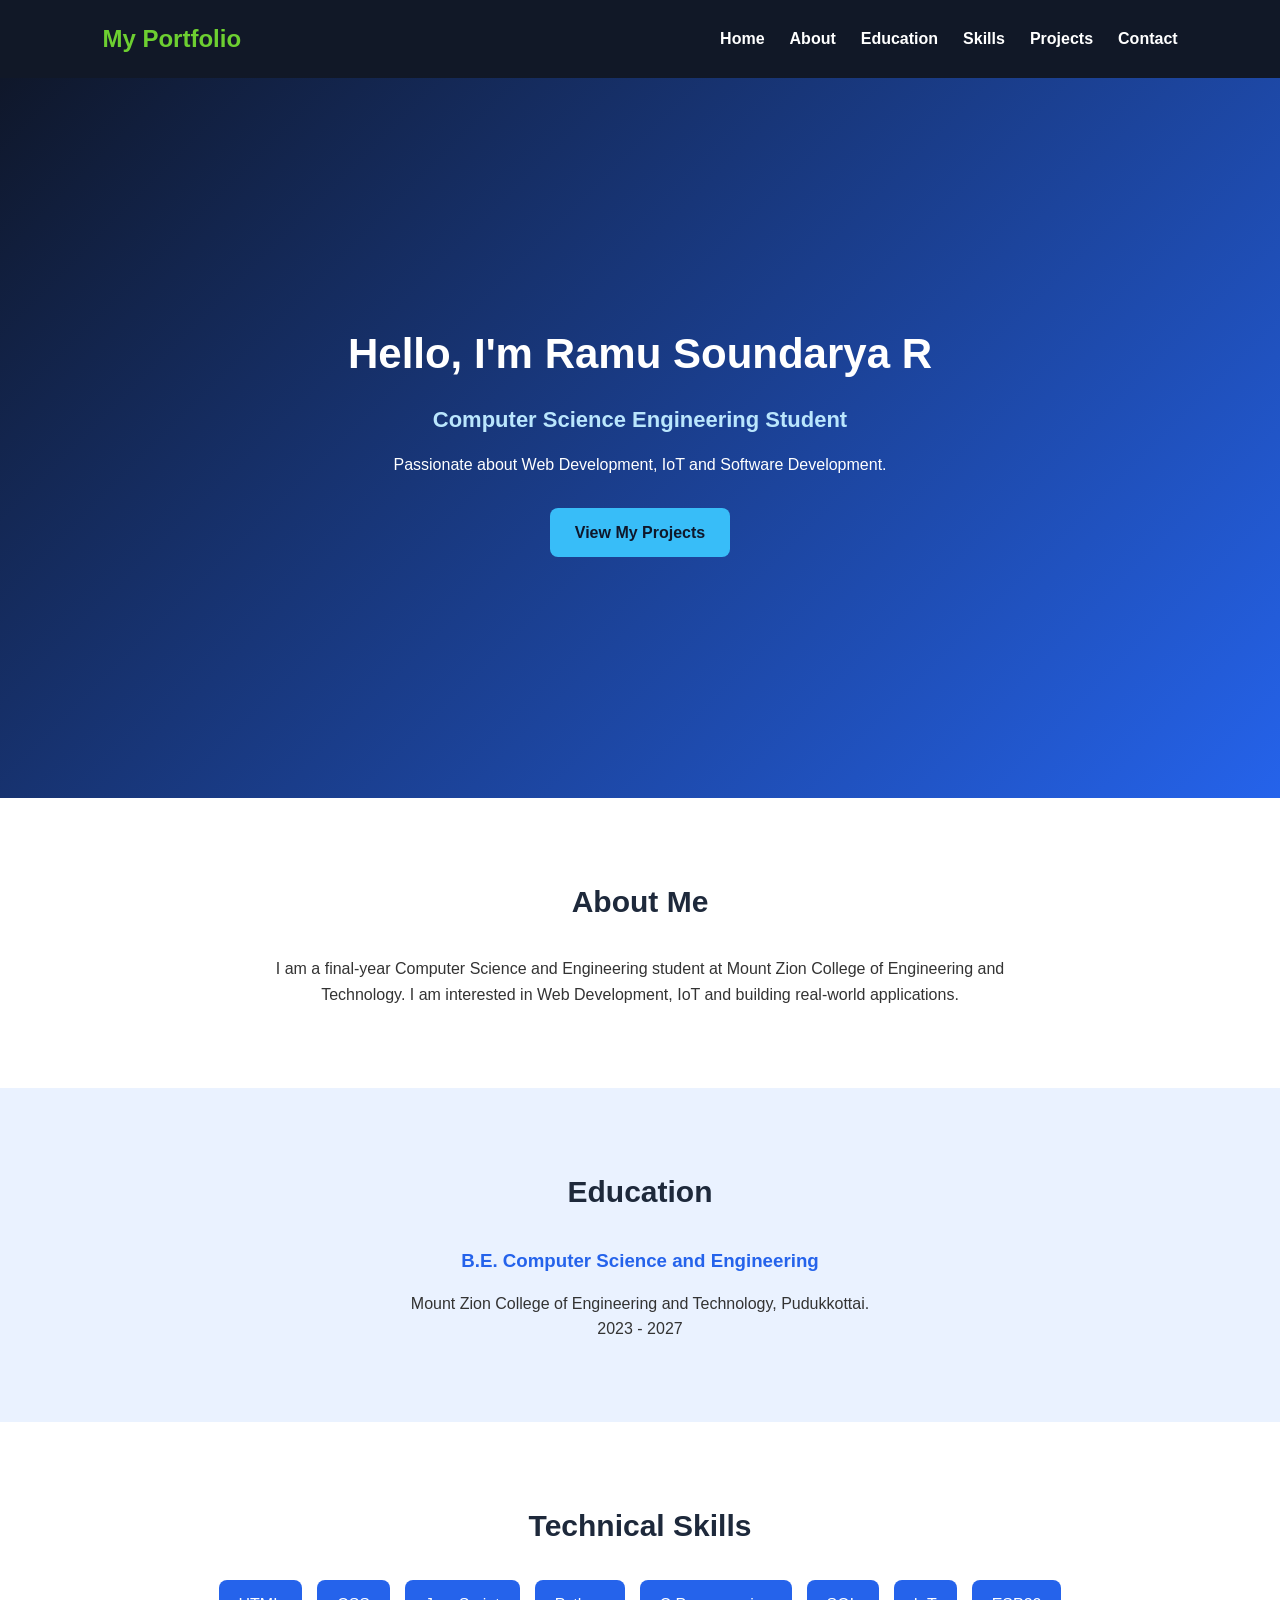
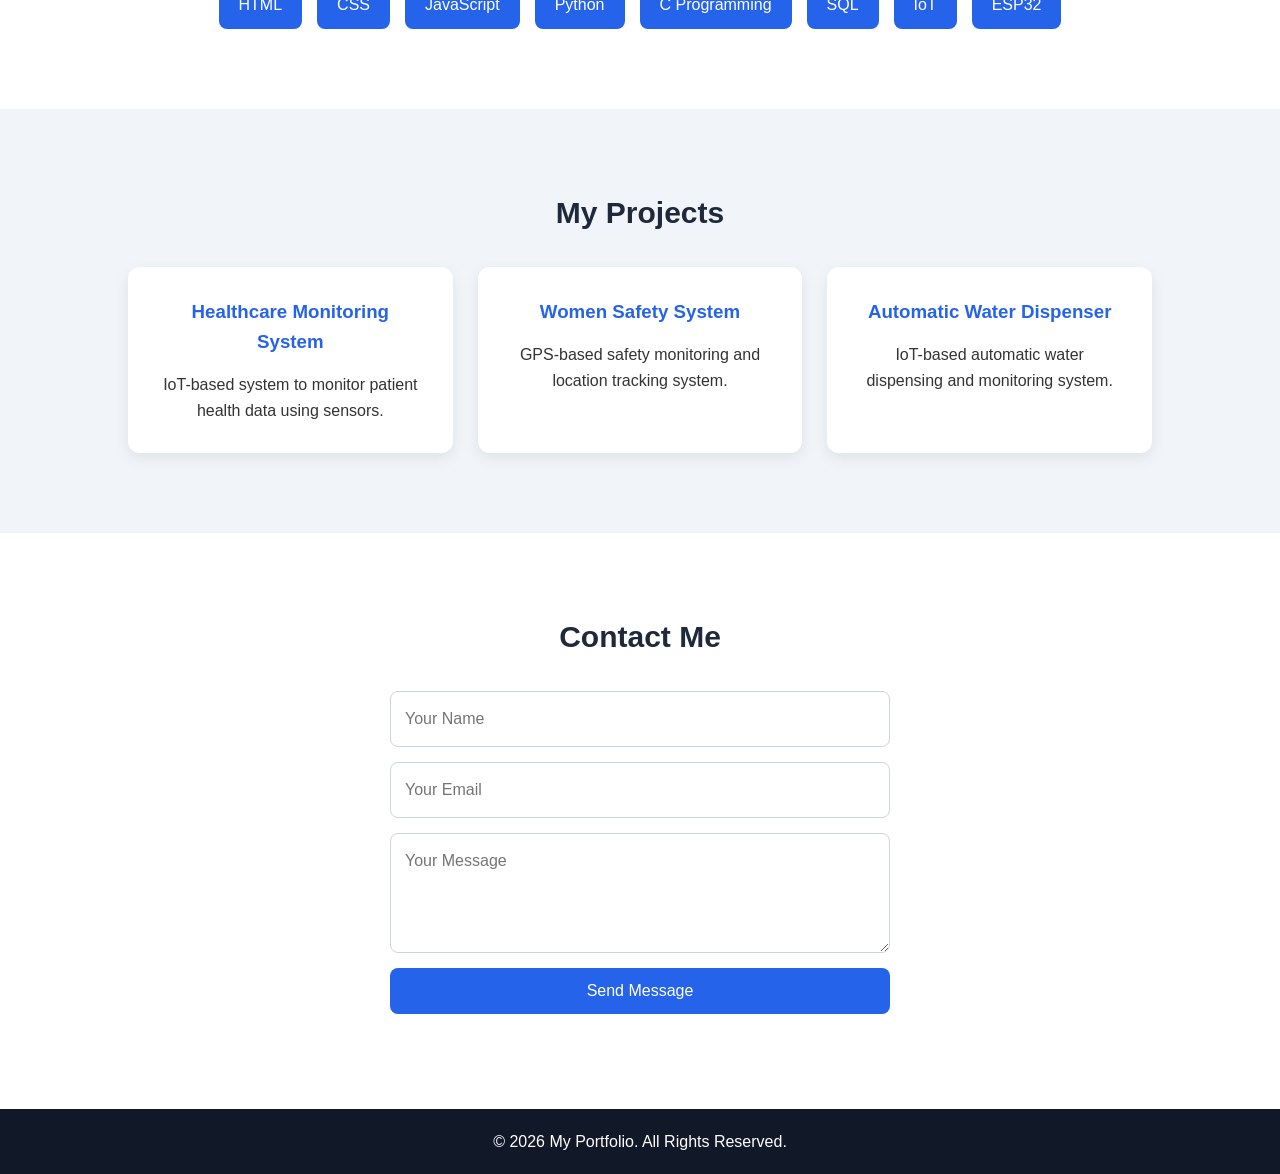
<file: Task1_Portfolio/index.html>
<!doctype html>
<html lang="en">
  <head>
    <meta charset="UTF-8" />
    <meta name="viewport" content="width=device-width, initial-scale=1.0" />
    <title>My Portfolio</title>
    <link rel="stylesheet" href="style.css" />
  </head>
  <body>
    <!-- Navigation Bar -->
    <header>
      <nav>
        <h2 class="logo">My Portfolio</h2>

        <ul>
          <li><a href="#home">Home</a></li>
          <li><a href="#about">About</a></li>
          <li><a href="#education">Education</a></li>
          <li><a href="#skills">Skills</a></li>
          <li><a href="#projects">Projects</a></li>
          <li><a href="#contact">Contact</a></li>
        </ul>
      </nav>
    </header>

    <!-- Home Section -->
    <section id="home">
      <h1>Hello, I'm Ramu Soundarya R</h1>
      <h3>Computer Science Engineering Student</h3>
      <p>Passionate about Web Development, IoT and Software Development.</p>
      <a href="#projects">View My Projects</a>
    </section>

    <!-- About Section -->
    <section id="about">
      <h2>About Me</h2>
      <p>
        I am a final-year Computer Science and Engineering student at Mount Zion
        College of Engineering and Technology. I am interested in Web
        Development, IoT and building real-world applications.
      </p>
    </section>

    <!-- Education Section -->
    <section id="education">
      <h2>Education</h2>
      <h3>B.E. Computer Science and Engineering</h3>
      <p>Mount Zion College of Engineering and Technology, Pudukkottai.</p>
      <p>2023 - 2027</p>
    </section>

    <!-- Skills Section -->
    <section id="skills">
      <h2>Technical Skills</h2>

      <div class="skills-container">
        <span>HTML</span>
        <span>CSS</span>
        <span>JavaScript</span>
        <span>Python</span>
        <span>C Programming</span>
        <span>SQL</span>
        <span>IoT</span>
        <span>ESP32</span>
      </div>
    </section>

    <!-- Projects Section -->
    <section id="projects">
      <h2>My Projects</h2>

      <div class="project-container">
        <div class="project-card">
          <h3>Healthcare Monitoring System</h3>
          <p>IoT-based system to monitor patient health data using sensors.</p>
        </div>

        <div class="project-card">
          <h3>Women Safety System</h3>
          <p>GPS-based safety monitoring and location tracking system.</p>
        </div>

        <div class="project-card">
          <h3>Automatic Water Dispenser</h3>
          <p>IoT-based automatic water dispensing and monitoring system.</p>
        </div>
      </div>
    </section>

    <!-- Contact Section -->
    <section id="contact">
      <h2>Contact Me</h2>

      <form id="contactForm">
        <input type="text" placeholder="Your Name" required />

        <input type="email" placeholder="Your Email" required />

        <textarea placeholder="Your Message" required></textarea>

        <button type="submit">Send Message</button>
      </form>

      <p id="formMessage"></p>
    </section>

    <!-- Footer -->
    <footer>
      <p>© 2026 My Portfolio. All Rights Reserved.</p>
    </footer>

    <script src="script.js"></script>
  </body>
</html>
</file>
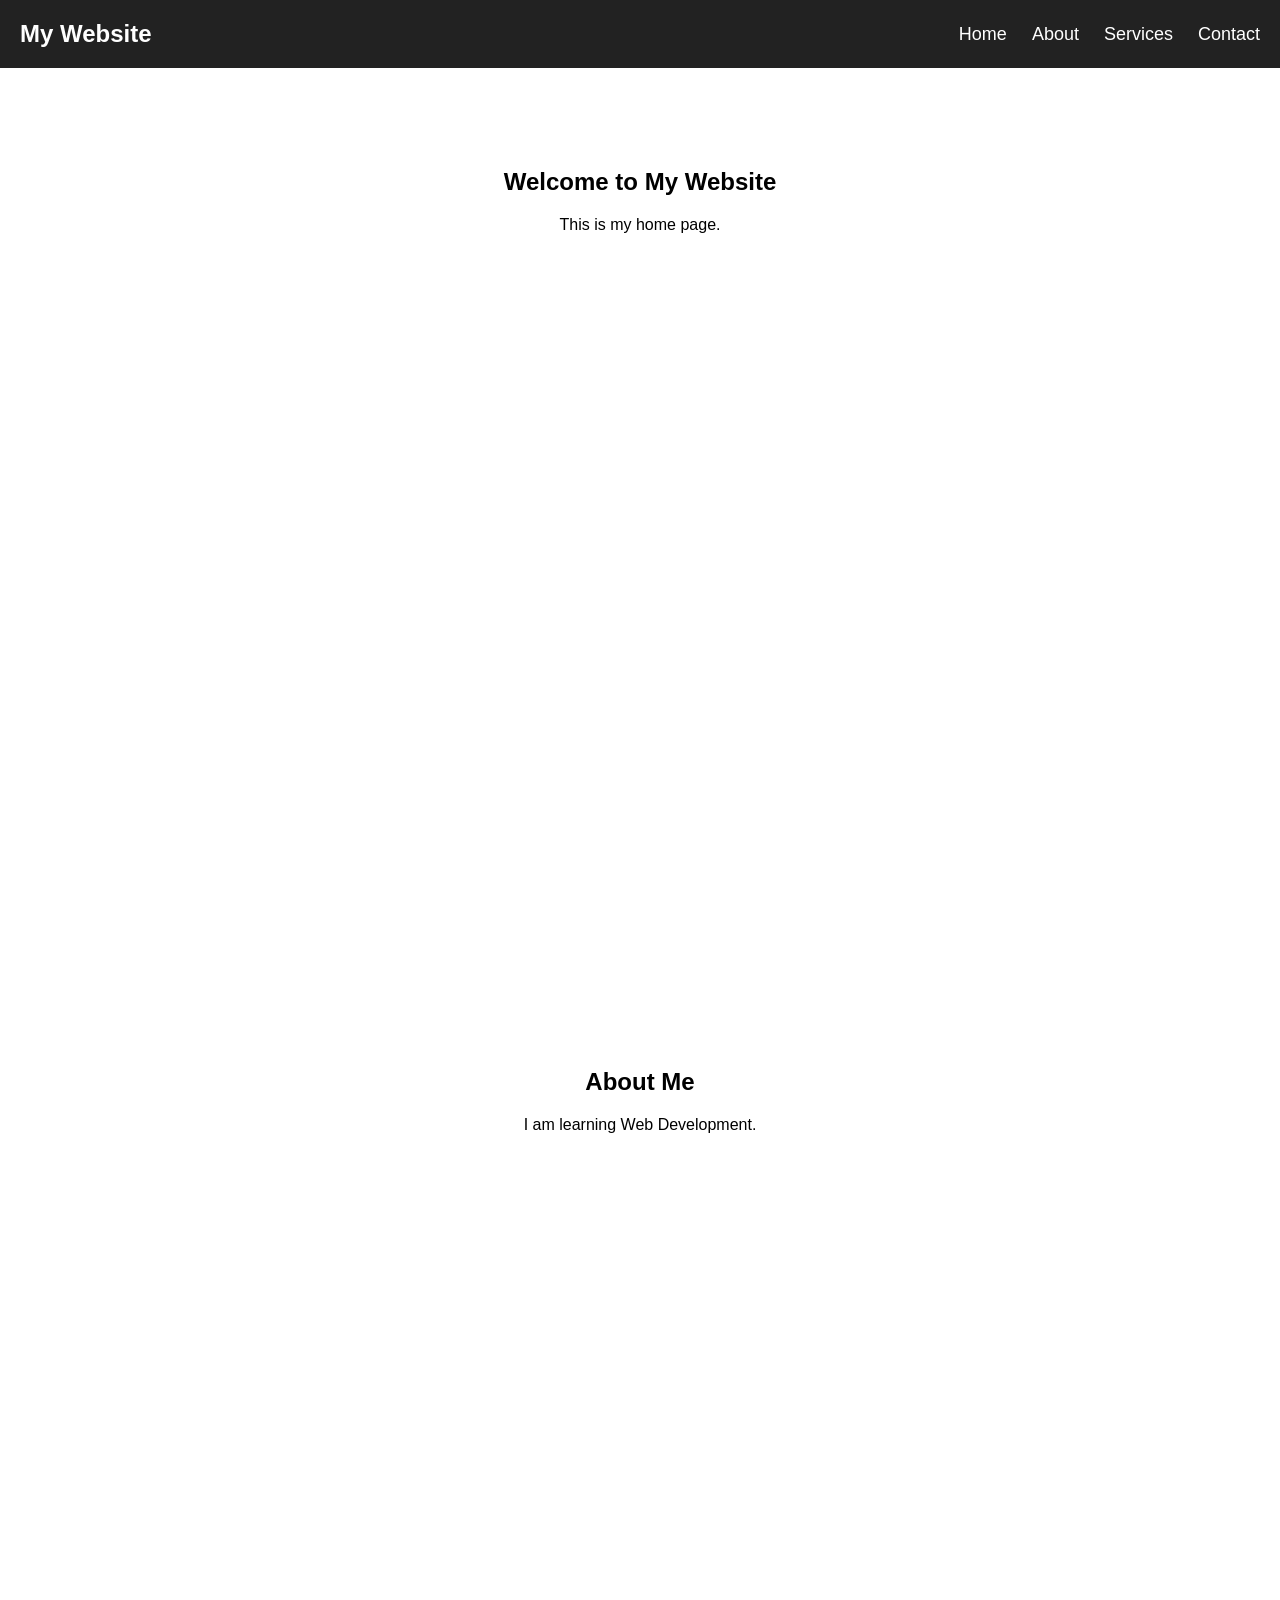
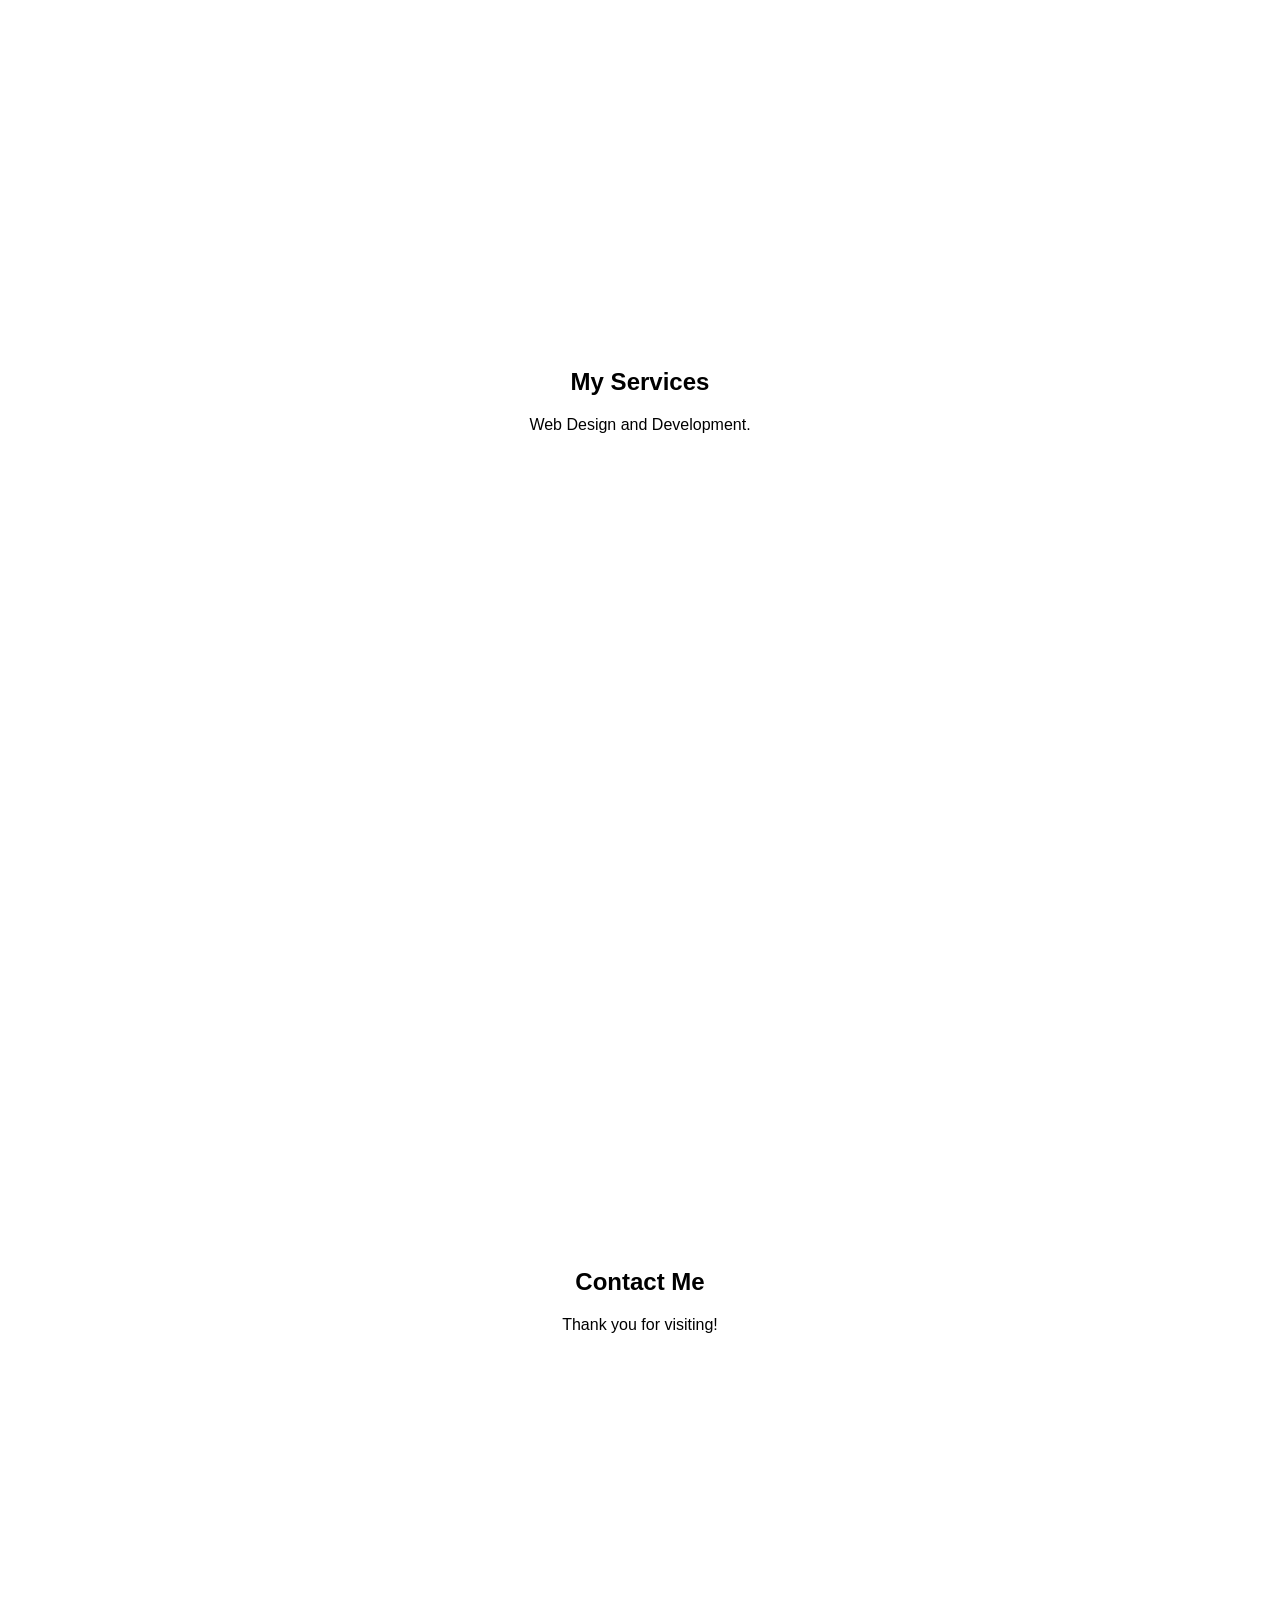
<file: Task3_Navigation_Menu/index.html>
<!doctype html>
<html lang="en">
  <head>
    <meta charset="UTF-8" />
    <meta name="viewport" content="width=device-width, initial-scale=1.0" />
    <title>Navigation Menu</title>
    <link rel="stylesheet" href="style.css" />
  </head>
  <body>
    <nav>
      <h2>My Website</h2>
      <ul>
        <li><a href="#home">Home</a></li>
        <li><a href="#about">About</a></li>
        <li><a href="#services">Services</a></li>
        <li><a href="#contact">Contact</a></li>
      </ul>
    </nav>

    <section id="home">
      <h1>Welcome to My Website</h1>
      <p>This is my home page.</p>
    </section>

    <section id="about">
      <h1>About Me</h1>
      <p>I am learning Web Development.</p>
    </section>

    <section id="services">
      <h1>My Services</h1>
      <p>Web Design and Development.</p>
    </section>

    <section id="contact">
      <h1>Contact Me</h1>
      <p>Thank you for visiting!</p>
    </section>
  </body>
</html>
</file>
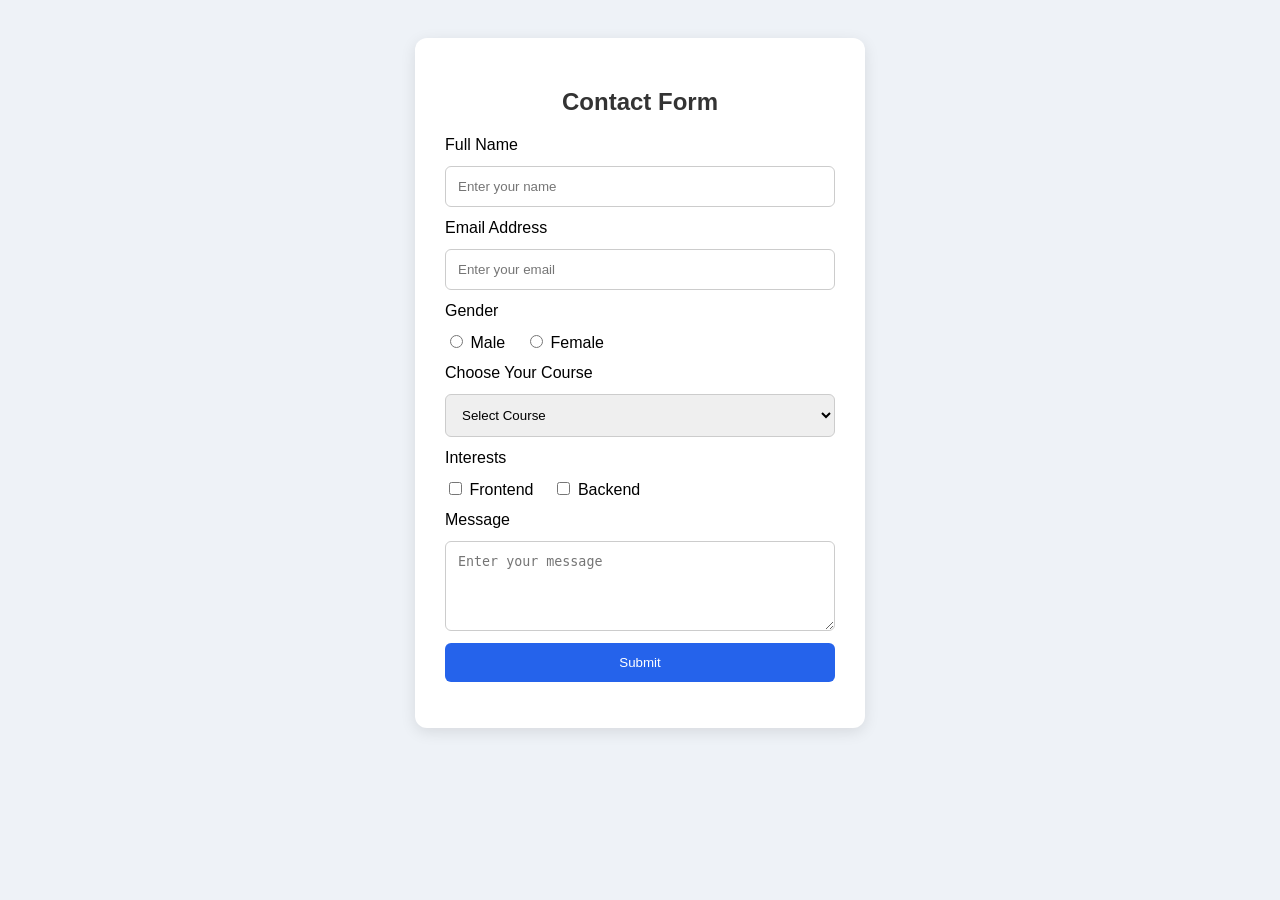
<file: Task4_HTML_Forms/index.html>
<!doctype html>
<html lang="en">
  <head>
    <meta charset="UTF-8" />
    <meta name="viewport" content="width=device-width, initial-scale=1.0" />
    <title>Contact Form</title>
    <link rel="stylesheet" href="style.css" />
  </head>
  <body>
    <div class="container">
      <h2>Contact Form</h2>

      <form id="contactForm">
        <label>Full Name</label>
        <input type="text" placeholder="Enter your name" required />

        <label>Email Address</label>
        <input type="email" placeholder="Enter your email" required />

        <label>Gender</label>
        <div class="options">
          <label><input type="radio" name="gender" required /> Male</label>
          <label><input type="radio" name="gender" /> Female</label>
        </div>

        <label>Choose Your Course</label>
        <select required>
          <option value="">Select Course</option>
          <option>Web Development</option>
          <option>Python</option>
          <option>Java</option>
        </select>

        <label>Interests</label>
        <div class="options">
          <label><input type="checkbox" /> Frontend</label>
          <label><input type="checkbox" /> Backend</label>
        </div>

        <label>Message</label>
        <textarea placeholder="Enter your message" required></textarea>

        <button type="submit">Submit</button>
      </form>

      <p id="success"></p>
    </div>

    <script>
      document
        .getElementById("contactForm")
        .addEventListener("submit", function (event) {
          event.preventDefault();
          document.getElementById("success").textContent =
            "Form submitted successfully!";
          this.reset();
        });
    </script>
  </body>
</html>
</file>
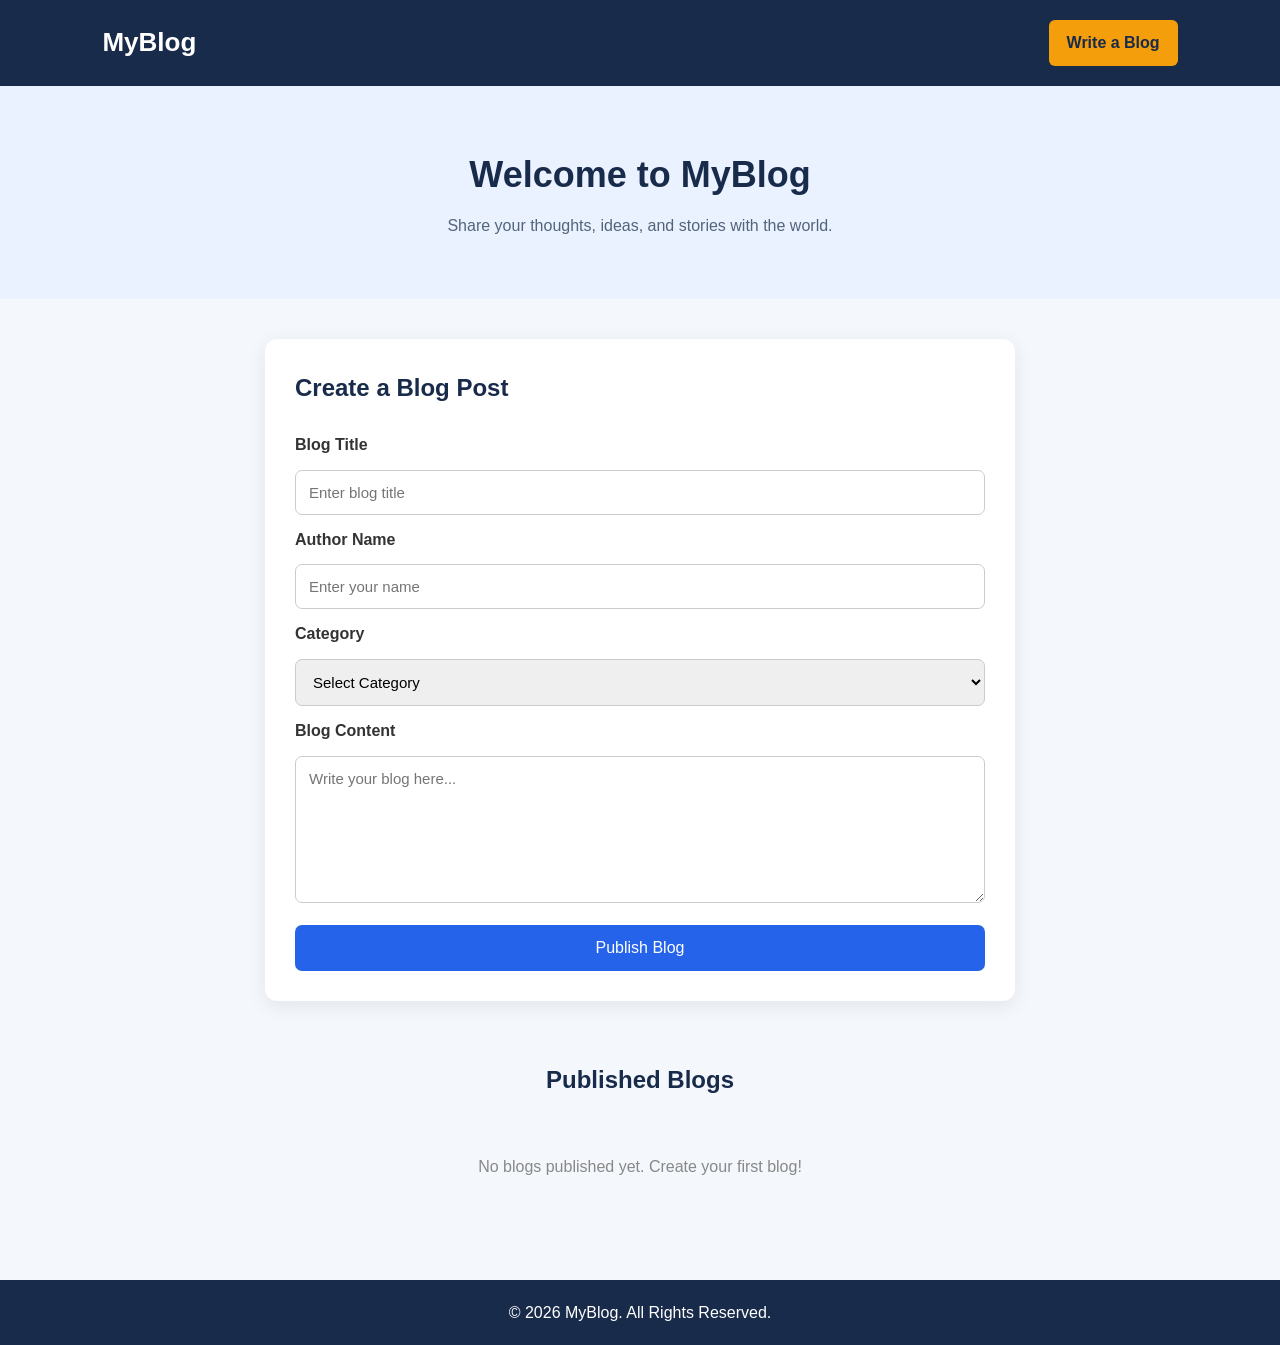
<file: Task5_Blogging_Platform/index.html>
<!doctype html>
<html lang="en">
  <head>
    <meta charset="UTF-8" />
    <meta name="viewport" content="width=device-width, initial-scale=1.0" />

    <title>My Blogging Platform</title>

    <link rel="stylesheet" href="style.css" />
  </head>
  <body>
    <!-- Navigation Bar -->
    <header>
      <nav class="navbar">
        <h2 class="logo">MyBlog</h2>
        <a href="#create-post" class="nav-btn"> Write a Blog </a>
      </nav>
    </header>

    <!-- Hero Section -->
    <section class="hero">
      <h1>Welcome to MyBlog</h1>
      <p>Share your thoughts, ideas, and stories with the world.</p>
    </section>

    <!-- Create Blog Section -->
    <section class="blog-form-section" id="create-post">
      <h2>Create a Blog Post</h2>

      <form id="blogForm">
        <!-- Blog Title -->
        <label for="blogTitle">Blog Title</label>
        <input
          type="text"
          id="blogTitle"
          placeholder="Enter blog title"
          required
        />

        <!-- Author Name -->
        <label for="blogAuthor">Author Name</label>
        <input
          type="text"
          id="blogAuthor"
          placeholder="Enter your name"
          required
        />

        <!-- Blog Category -->
        <label for="blogCategory">Category</label>
        <select id="blogCategory" required>
          <option value="">Select Category</option>
          <option value="Technology">Technology</option>
          <option value="Education">Education</option>
          <option value="Lifestyle">Lifestyle</option>
          <option value="Travel">Travel</option>
          <option value="Other">Other</option>
        </select>

        <!-- Blog Content -->
        <label for="blogContent">Blog Content</label>
        <textarea
          id="blogContent"
          rows="7"
          placeholder="Write your blog here..."
          required
        ></textarea>

        <!-- Publish Button -->
        <button type="submit" id="publishBtn">Publish Blog</button>

        <button type="button" id="cancelEditBtn" style="display: none">
          Cancel Edit
        </button>
      </form>
    </section>

    <!-- Published Blogs -->
    <section class="blogs-section" id="blogs">
      <h2>Published Blogs</h2>

      <div id="blogContainer">
        <!-- Blog posts will appear here -->
      </div>

      <p id="emptyMessage">No blogs published yet. Create your first blog!</p>
    </section>

    <!-- Footer -->
    <footer>
      <p>&copy; 2026 MyBlog. All Rights Reserved.</p>
    </footer>

    <!-- JavaScript -->
    <script src="script.js"></script>
  </body>
</html>
</file>
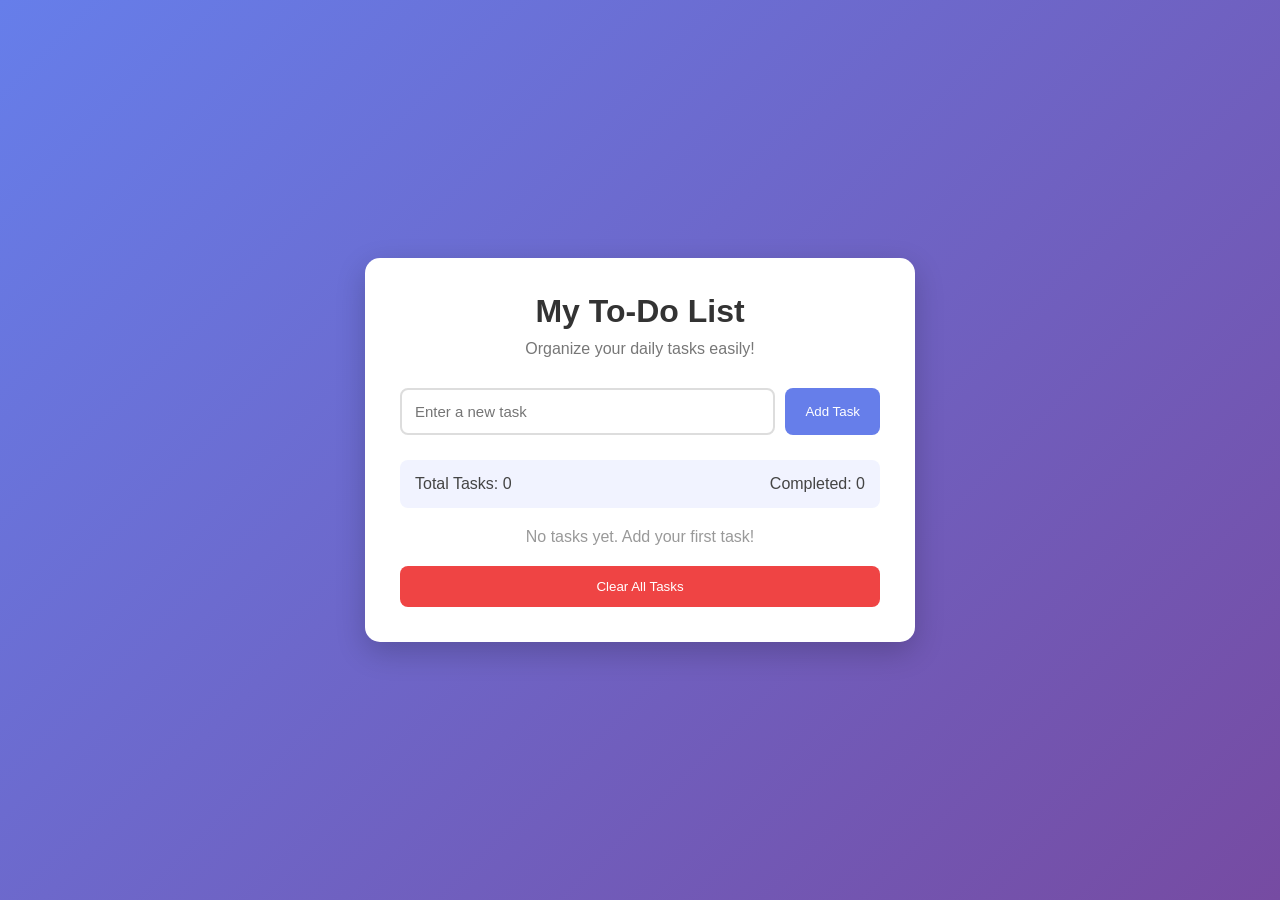
<file: Task6_Todo_App/index.html>
<!doctype html>
<html lang="en">
  <head>
    <meta charset="UTF-8" />
    <meta name="viewport" content="width=device-width, initial-scale=1.0" />
    <title>My To-Do List App</title>
    <link rel="stylesheet" href="style.css" />
  </head>
  <body>
    <div class="container">
      <!-- App Heading -->
      <h1>My To-Do List</h1>
      <p class="subtitle">Organize your daily tasks easily!</p>

      <!-- Add Task -->
      <div class="input-section">
        <input type="text" id="taskInput" placeholder="Enter a new task" />

        <button id="addTaskBtn">Add Task</button>
      </div>

      <!-- Task Counter -->
      <div class="task-stats">
        <p>
          Total Tasks:
          <span id="totalTasks">0</span>
        </p>

        <p>
          Completed:
          <span id="completedTasks">0</span>
        </p>
      </div>

      <!-- Task List -->
      <ul id="taskList"></ul>

      <!-- Empty Message -->
      <p id="emptyMessage">No tasks yet. Add your first task!</p>

      <!-- Clear All Button -->
      <button id="clearAllBtn">Clear All Tasks</button>
    </div>

    <script src="script.js"></script>
  </body>
</html>
</file>
<file: Task1_Portfolio/style.css>
/* General Styling */
* {
  margin: 0;
  padding: 0;
  box-sizing: border-box;
}

html {
  scroll-behavior: smooth;
  scroll-padding-top: 90px;
}

body {
  font-family: Arial, sans-serif;
  background: #f4f7fb;
  color: #333;
  line-height: 1.6;
}

/* Navigation Bar */
header {
  background: #111827;
  position: sticky;
  top: 0;
  z-index: 1000;
}

nav {
  display: flex;
  justify-content: space-between;
  align-items: center;
  padding: 20px 8%;
}

.logo {
  color: #6dcf31;
  font-size: 24px;
}

nav ul {
  display: flex;
  list-style: none;
  gap: 25px;
}

nav a {
  color: white;
  text-decoration: none;
  font-weight: bold;
}

nav a:hover {
  color: #6ce83f;
}

/* All Sections */
section {
  padding: 80px 10%;
  text-align: center;
}

section h2 {
  font-size: 30px;
  color: #1e293b;
  margin-bottom: 30px;
}

/* Home Section */
#home {
  min-height: 80vh;
  display: flex;
  flex-direction: column;
  justify-content: center;
  align-items: center;
  background: linear-gradient(135deg, #0f172a, #2563eb);
  color: white;
}

#home h1 {
  font-size: 42px;
  margin-bottom: 15px;
}

#home h3 {
  font-size: 22px;
  margin-bottom: 15px;
  color: #bae6fd;
}

#home p {
  margin-bottom: 30px;
}

#home a {
  background: #38bdf8;
  color: #0f172a;
  padding: 12px 25px;
  border-radius: 8px;
  text-decoration: none;
  font-weight: bold;
}

#home a:hover {
  background: white;
}

/* About Section */
#about {
  background: white;
}

#about p {
  max-width: 750px;
  margin: auto;
}

/* Education Section */
#education {
  background: #eaf2ff;
}

#education h3 {
  color: #2563eb;
  margin-bottom: 15px;
}

/* Skills Section */
#skills {
  background: white;
}

.skills-container {
  display: flex;
  justify-content: center;
  flex-wrap: wrap;
  gap: 15px;
}

.skills-container span {
  background: #2563eb;
  color: white;
  padding: 12px 20px;
  border-radius: 8px;
}

/* Projects Section */
#projects {
  background: #f1f5f9;
}

.project-container {
  display: grid;
  grid-template-columns: repeat(3, 1fr);
  gap: 25px;
}

.project-card {
  background: white;
  padding: 30px;
  border-radius: 12px;
  box-shadow: 0 5px 15px rgba(0, 0, 0, 0.08);
  transition: transform 0.3s;
}

.project-card:hover {
  transform: translateY(-8px);
}

.project-card h3 {
  color: #2563eb;
  margin-bottom: 15px;
}

/* Contact Section */
#contact {
  background: white;
}

#contact form {
  max-width: 500px;
  margin: auto;
  display: flex;
  flex-direction: column;
  gap: 15px;
}

#contact input,
#contact textarea {
  padding: 14px;
  border: 1px solid #cbd5e1;
  border-radius: 8px;
  font: inherit;
}

#contact textarea {
  min-height: 120px;
  resize: vertical;
}

#contact button {
  padding: 14px;
  background: #2563eb;
  color: white;
  border: none;
  border-radius: 8px;
  cursor: pointer;
  font-size: 16px;
}

#contact button:hover {
  background: #6ae034;
}

#formMessage {
  margin-top: 15px;
  color: green;
}

/* Footer */
footer {
  background: #111827;
  color: white;
  text-align: center;
  padding: 20px;
}

/* Responsive Design */
@media (max-width: 768px) {
  nav {
    flex-direction: column;
    gap: 15px;
  }

  nav ul {
    flex-wrap: wrap;
    justify-content: center;
    gap: 12px;
  }

  #home h1 {
    font-size: 30px;
  }

  section {
    padding: 60px 6%;
  }

  .project-container {
    grid-template-columns: 1fr;
  }
}
</file>
<file: Task3_Navigation_Menu/style.css>
* {
  margin: 0;
  padding: 0;
  box-sizing: border-box;
}

body {
  font-family: Arial, sans-serif;
}

nav {
  background-color: #222;
  padding: 20px;
  display: flex;
  justify-content: space-between;
  align-items: center;
}

nav h2 {
  color: white;
}

nav ul {
  display: flex;
  list-style: none;
  gap: 25px;
}

nav a {
  color: white;
  text-decoration: none;
  font-size: 18px;
}

nav a:hover {
  color: #00cfff;
}

section {
  min-height: 100vh;
  padding: 100px 30px;
  text-align: center;
}

section h1 {
  margin-bottom: 20px;
}

html {
  scroll-behavior: smooth;
}

@media (max-width: 600px) {
  nav {
    flex-direction: column;
    gap: 15px;
  }

  nav ul {
    flex-wrap: wrap;
    justify-content: center;
  }
}
</file>
<file: Task4_HTML_Forms/style.css>
* {
  box-sizing: border-box;
}

body {
  font-family: Arial, sans-serif;
  background: #eef2f7;
  display: flex;
  justify-content: center;
  padding: 30px 15px;
}

.container {
  background: white;
  padding: 30px;
  border-radius: 12px;
  width: 100%;
  max-width: 450px;
  box-shadow: 0 4px 15px rgba(0, 0, 0, 0.1);
}

h2 {
  text-align: center;
  color: #333;
}

form {
  display: flex;
  flex-direction: column;
  gap: 12px;
}

input[type="text"],
input[type="email"],
select,
textarea {
  width: 100%;
  padding: 12px;
  border: 1px solid #ccc;
  border-radius: 6px;
}

.options {
  display: flex;
  gap: 20px;
  flex-wrap: wrap;
}

textarea {
  min-height: 90px;
}

button {
  background: #2563eb;
  color: white;
  padding: 12px;
  border: none;
  border-radius: 6px;
  cursor: pointer;
}

button:hover {
  background: #1d4ed8;
}

#success {
  color: green;
  text-align: center;
}
</file>
<file: Task5_Blogging_Platform/style.css>
/* General Styling */
* {
  margin: 0;
  padding: 0;
  box-sizing: border-box;
}

body {
  font-family: Arial, sans-serif;
  background: #f4f7fc;
  color: #333;
  line-height: 1.6;
}

/* Navigation Bar */
.navbar {
  background: #182b4a;
  color: white;
  padding: 20px 8%;
  display: flex;
  justify-content: space-between;
  align-items: center;
}

.logo {
  font-size: 26px;
}

.nav-btn {
  background: #f59e0b;
  color: #182b4a;
  padding: 10px 18px;
  border-radius: 6px;
  text-decoration: none;
  font-weight: bold;
}

.nav-btn:hover {
  background: #fbbf24;
}

/* Hero Section */
.hero {
  text-align: center;
  background: #eaf2ff;
  padding: 60px 20px;
}

.hero h1 {
  font-size: 36px;
  color: #182b4a;
  margin-bottom: 10px;
}

.hero p {
  color: #53647a;
}

/* Blog Form Section */
.blog-form-section {
  max-width: 750px;
  margin: 40px auto;
  padding: 30px;
  background: white;
  border-radius: 12px;
  box-shadow: 0 5px 20px rgba(0, 0, 0, 0.08);
}

.blog-form-section h2 {
  margin-bottom: 25px;
  color: #182b4a;
}

#blogForm {
  display: flex;
  flex-direction: column;
  gap: 12px;
}

#blogForm label {
  font-weight: bold;
}

#blogForm input,
#blogForm select,
#blogForm textarea {
  width: 100%;
  padding: 13px;
  border: 1px solid #ccc;
  border-radius: 7px;
  font-size: 15px;
  font-family: Arial, sans-serif;
}

#blogForm input:focus,
#blogForm select:focus,
#blogForm textarea:focus {
  outline: none;
  border-color: #2563eb;
}

/* Publish Button */
#publishBtn {
  background: #2563eb;
  color: white;
  border: none;
  padding: 14px;
  border-radius: 7px;
  cursor: pointer;
  font-size: 16px;
  margin-top: 10px;
}

#publishBtn:hover {
  background: #1d4ed8;
}

/* Cancel Edit Button */
#cancelEditBtn {
  background: #6b7280;
  color: white;
  border: none;
  padding: 12px;
  border-radius: 7px;
  cursor: pointer;
}

/* Published Blogs Section */
.blogs-section {
  max-width: 1000px;
  margin: 40px auto;
  padding: 20px;
}

.blogs-section h2 {
  color: #182b4a;
  margin-bottom: 25px;
  text-align: center;
}

#blogContainer {
  display: grid;
  grid-template-columns: repeat(auto-fit, minmax(280px, 1fr));
  gap: 20px;
}

/* Blog Cards */
.blog-card {
  background: white;
  padding: 25px;
  border-radius: 12px;
  box-shadow: 0 5px 15px rgba(0, 0, 0, 0.08);
  overflow-wrap: anywhere;
}

.blog-card h3 {
  color: #182b4a;
  margin-bottom: 10px;
}

.blog-meta {
  color: #777;
  font-size: 13px;
  margin-bottom: 15px;
}

.blog-content {
  white-space: pre-wrap;
  margin-bottom: 20px;
}

/* Blog Action Buttons */
.blog-actions {
  display: flex;
  gap: 10px;
}

.blog-actions button {
  padding: 9px 16px;
  border: none;
  border-radius: 6px;
  color: white;
  cursor: pointer;
}

.edit-btn {
  background: #22c55e;
}

.delete-btn {
  background: #ef4444;
}

/* Empty Message */
#emptyMessage {
  text-align: center;
  color: #888;
  margin: 30px 0;
}

/* Footer */
footer {
  background: #182b4a;
  color: white;
  text-align: center;
  padding: 20px;
  margin-top: 50px;
}

/* Mobile Responsive */
@media (max-width: 768px) {
  .navbar {
    padding: 15px 5%;
  }

  .hero h1 {
    font-size: 28px;
  }

  .blog-form-section {
    margin: 20px;
    padding: 20px;
  }

  .blogs-section {
    padding: 20px;
  }
}
</file>
<file: Task6_Todo_App/style.css>
/* General Styling */
* {
  margin: 0;
  padding: 0;
  box-sizing: border-box;
}

body {
  font-family: Arial, sans-serif;
  background: linear-gradient(135deg, #667eea, #764ba2);
  min-height: 100vh;
  display: flex;
  justify-content: center;
  align-items: center;
  padding: 20px;
}

/* Main Container */
.container {
  background: white;
  width: 100%;
  max-width: 550px;
  padding: 35px;
  border-radius: 15px;
  box-shadow: 0 10px 30px rgba(0, 0, 0, 0.2);
}

/* Heading */
h1 {
  text-align: center;
  color: #333;
  margin-bottom: 10px;
}

.subtitle {
  text-align: center;
  color: #777;
  margin-bottom: 30px;
}

/* Input Section */
.input-section {
  display: flex;
  gap: 10px;
  margin-bottom: 25px;
}

#taskInput {
  flex: 1;
  min-width: 0;
  padding: 13px;
  border: 2px solid #ddd;
  border-radius: 8px;
  font-size: 15px;
}

#taskInput:focus {
  outline: none;
  border-color: #667eea;
}

/* Add Task Button */
#addTaskBtn {
  background: #667eea;
  color: white;
  border: none;
  padding: 13px 20px;
  border-radius: 8px;
  cursor: pointer;
}

#addTaskBtn:hover {
  background: #5563d6;
}

/* Task Statistics */
.task-stats {
  display: flex;
  justify-content: space-between;
  background: #f1f3ff;
  padding: 15px;
  border-radius: 8px;
  margin-bottom: 20px;
  color: #444;
}

/* Task List */
#taskList {
  list-style: none;
  padding: 0;
  margin-bottom: 20px;
}

#taskList li {
  display: flex;
  justify-content: space-between;
  align-items: center;
  gap: 10px;
  padding: 15px;
  background: #f8f9fa;
  margin-bottom: 10px;
  border-radius: 8px;
  overflow-wrap: anywhere;
}

/* Completed Tasks */
.completed {
  text-decoration: line-through;
  color: #999;
}

/* Task Buttons */
.task-actions {
  display: flex;
  gap: 8px;
  flex-shrink: 0;
}

.task-actions button {
  padding: 8px 12px;
  border: none;
  border-radius: 6px;
  cursor: pointer;
}

.complete-btn {
  background: #22c55e;
  color: white;
}

.delete-btn {
  background: #ef4444;
  color: white;
}

/* Empty Message */
#emptyMessage {
  text-align: center;
  color: #999;
  margin: 20px 0;
}

/* Clear All Button */
#clearAllBtn {
  width: 100%;
  padding: 13px;
  background: #ef4444;
  color: white;
  border: none;
  border-radius: 8px;
  cursor: pointer;
}

#clearAllBtn:hover {
  background: #dc2626;
}

/* Mobile Responsive */
@media (max-width: 480px) {
  .container {
    padding: 20px;
  }

  .input-section {
    flex-direction: column;
  }

  #addTaskBtn {
    width: 100%;
  }

  .task-stats {
    gap: 10px;
    flex-wrap: wrap;
  }
}
</file>
